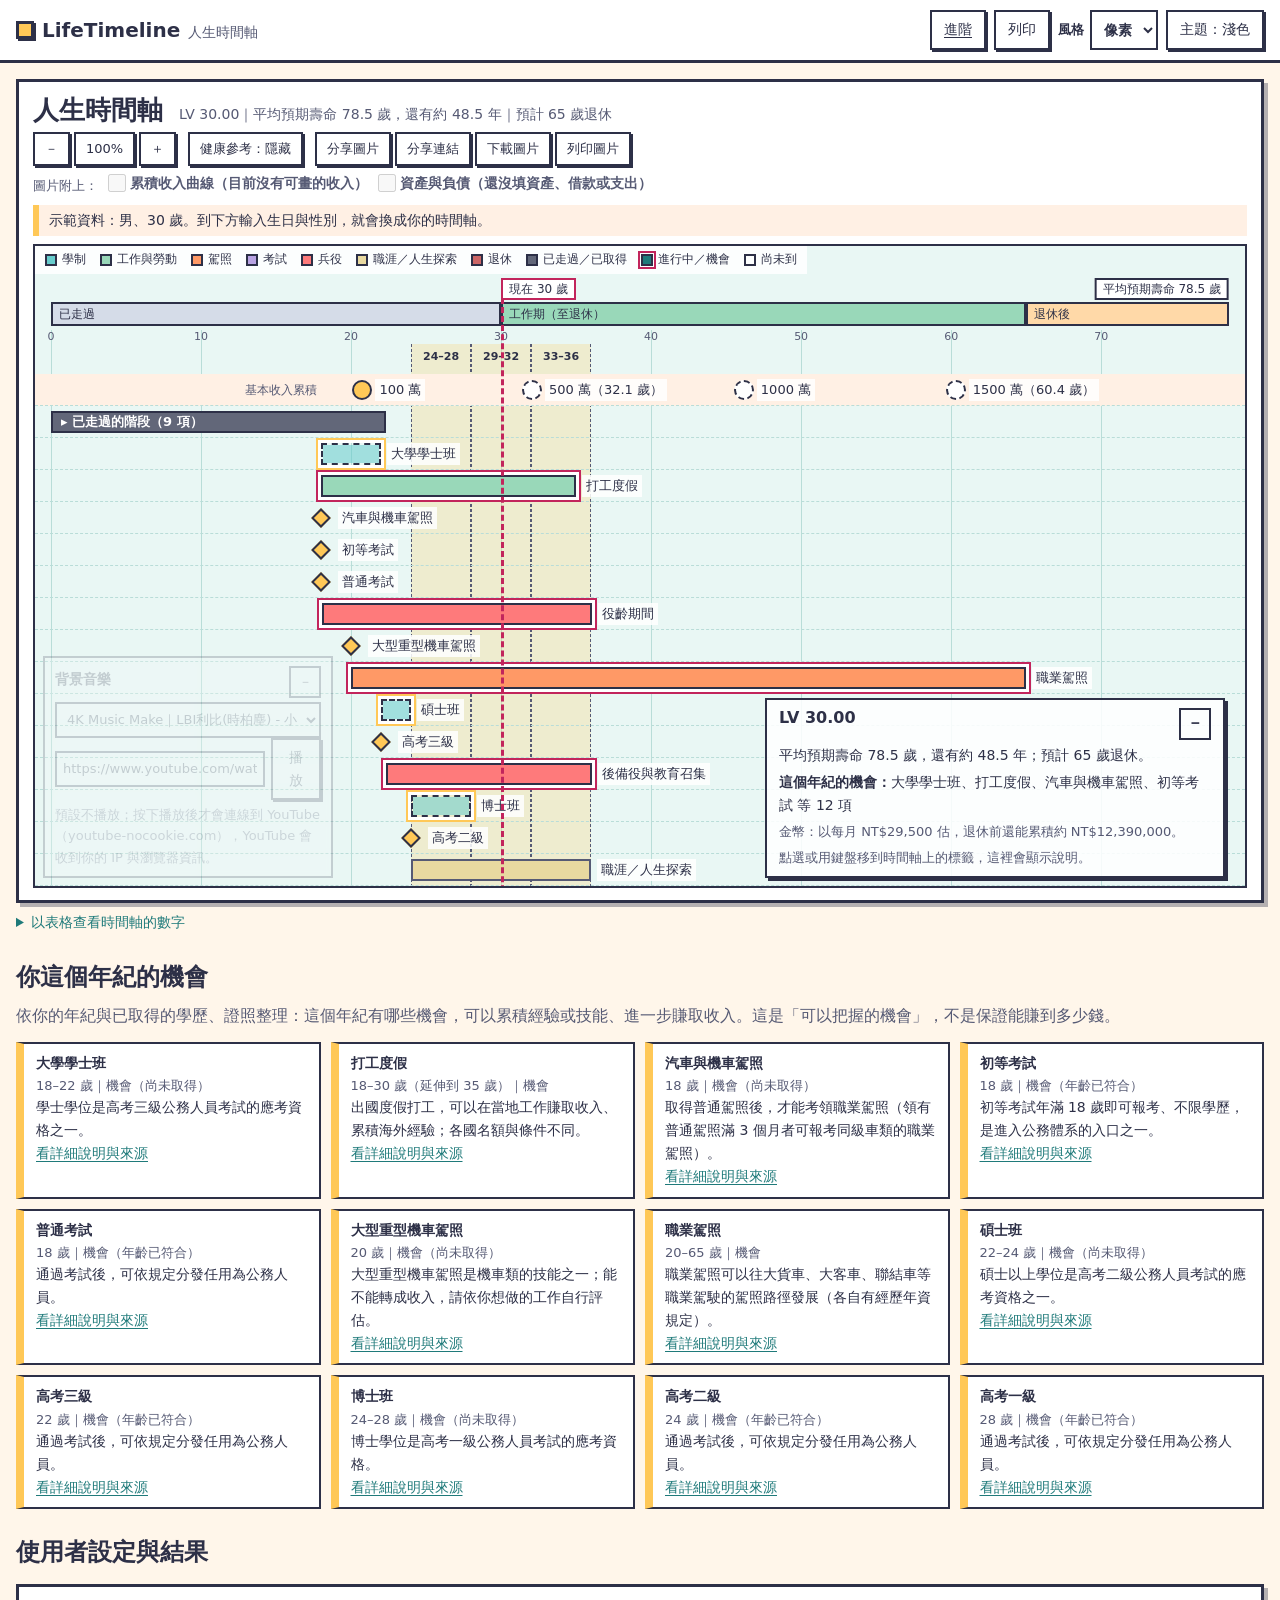
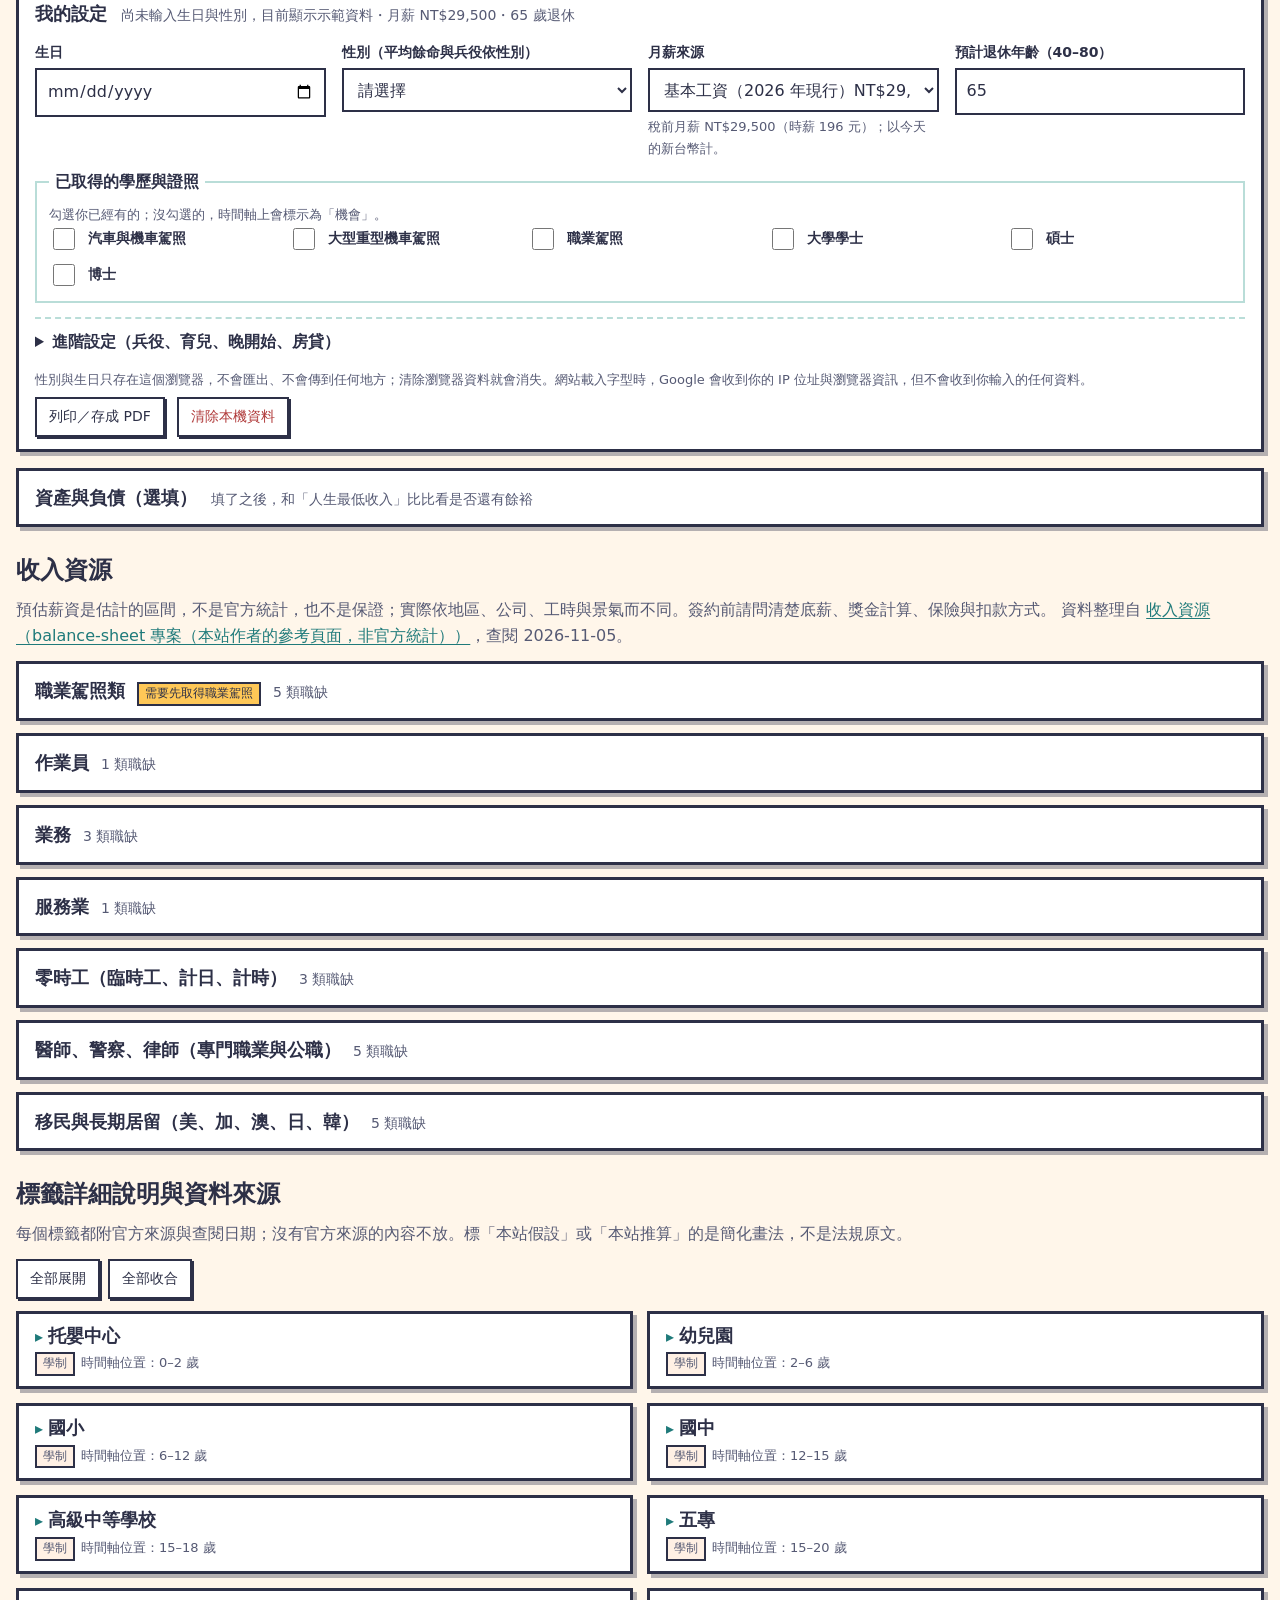
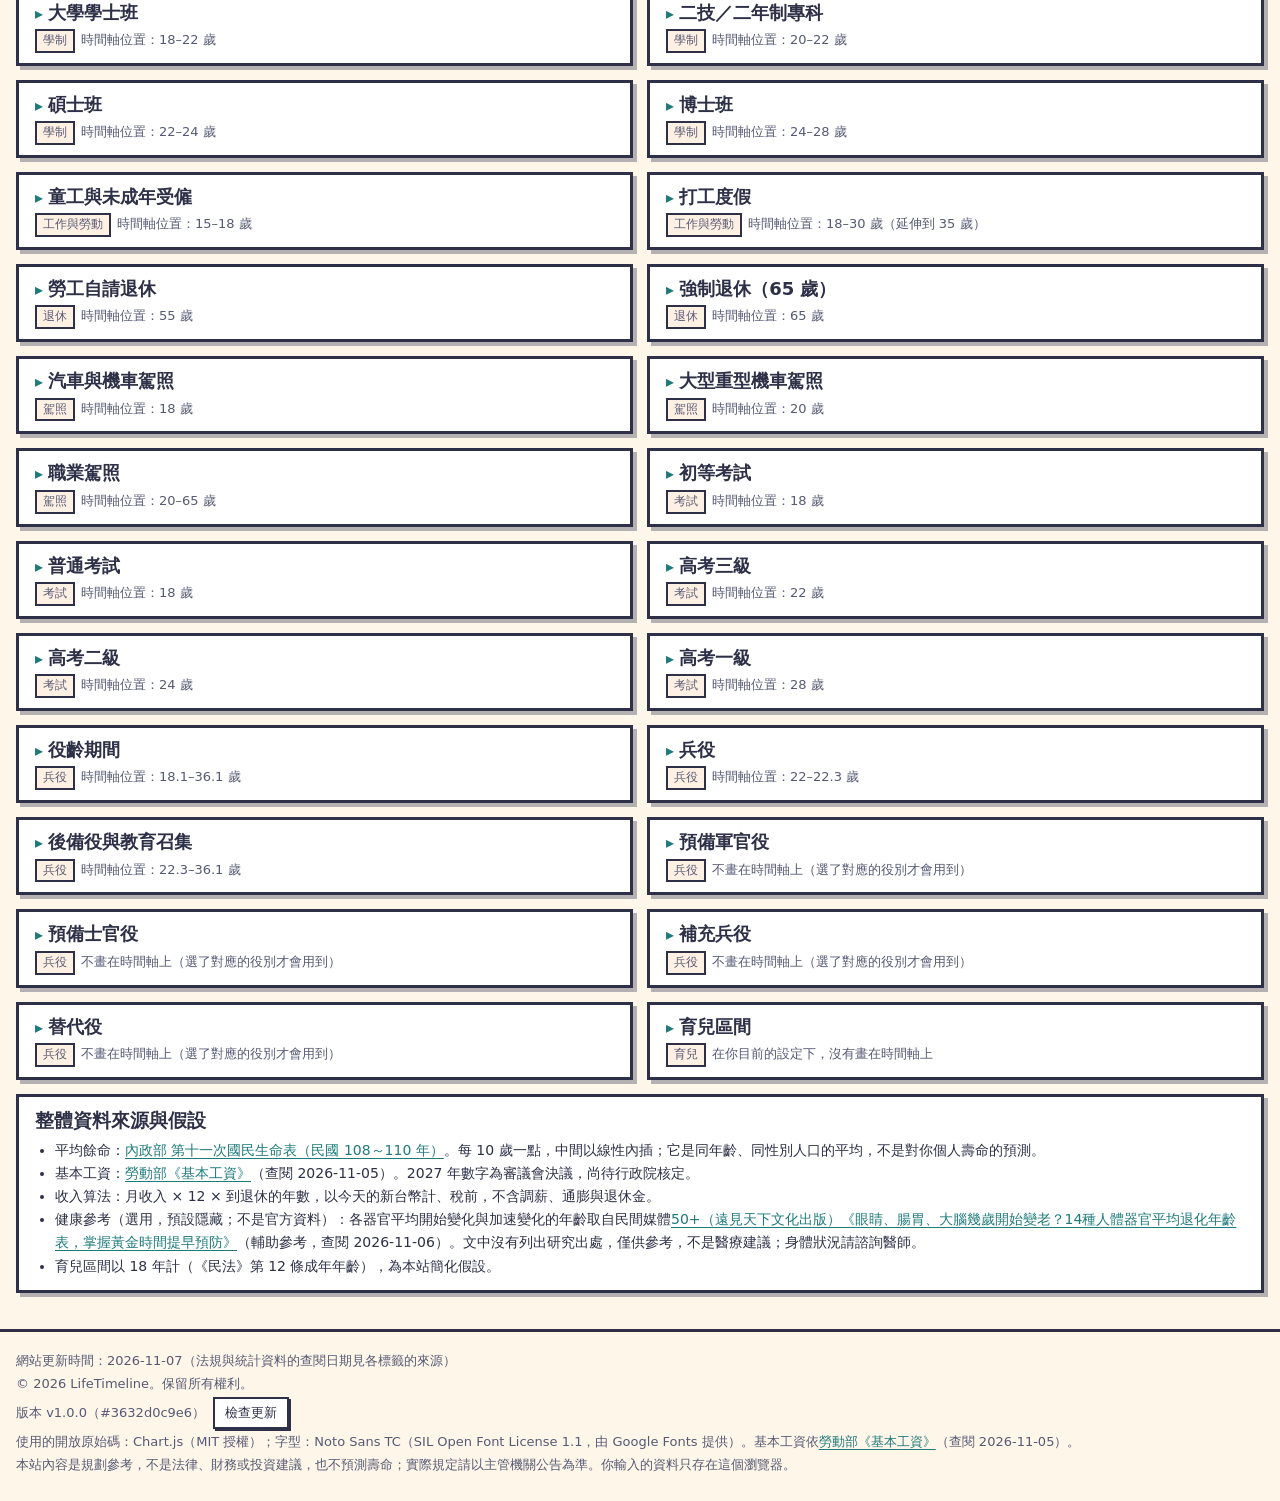
<file: index.html>
<!doctype html>
<html lang="zh-Hant">
<head>
<meta charset="utf-8">
<meta name="viewport" content="width=device-width, initial-scale=1, viewport-fit=cover">
<meta http-equiv="Content-Security-Policy" content="default-src 'self'; script-src 'self'; style-src 'self' https://fonts.googleapis.com; img-src 'self' data:; font-src https://fonts.gstatic.com; media-src 'self'; frame-src https://www.youtube-nocookie.com; connect-src 'self'; worker-src 'self'; object-src 'none'; base-uri 'none'; form-action 'none'">
<meta name="referrer" content="no-referrer">
<meta name="description" content="給台灣人的人生時間軸：輸入生日、性別與月薪，看學制、兵役、駕照、退休規定等人生階段，以及只領基本工資至少能賺多少。資料只存在你的瀏覽器，可離線使用、可列印。">
<meta name="color-scheme" content="light dark">
<meta name="theme-color" content="#f1e9d2" media="(prefers-color-scheme: light)">
<meta name="theme-color" content="#0f1626" media="(prefers-color-scheme: dark)">
<title>LifeTimeline｜人生時間軸與薪資收入</title>
<link rel="canonical" href="https://gcl.refcode.cc/">
<meta property="og:type" content="website">
<meta property="og:locale" content="zh_TW">
<meta property="og:site_name" content="LifeTimeline">
<meta property="og:title" content="LifeTimeline｜人生時間軸與薪資收入">
<meta property="og:description" content="給台灣人的人生時間軸：輸入生日、性別與月薪，看學制、兵役、駕照、退休規定等人生階段，以及只領基本工資至少能賺多少。資料只存在你的瀏覽器，可離線使用、可列印。">
<meta property="og:url" content="https://gcl.refcode.cc/">
<meta property="og:image" content="https://gcl.refcode.cc/icons/og-image.png">
<meta property="og:image:width" content="1200">
<meta property="og:image:height" content="630">
<meta property="og:image:alt" content="霧面玻璃質感的甘特圖：學制、工作、房貸與退休等人生階段的橫條">
<meta name="twitter:card" content="summary_large_image">
<meta name="twitter:title" content="LifeTimeline｜人生時間軸與薪資收入">
<meta name="twitter:description" content="給台灣人的人生時間軸：輸入生日、性別與月薪，看學制、兵役、駕照、退休規定等人生階段，以及只領基本工資至少能賺多少。資料只存在你的瀏覽器，可離線使用、可列印。">
<meta name="twitter:image" content="https://gcl.refcode.cc/icons/og-image.png">
<link rel="icon" href="icons/icon-192.png" type="image/png">
<link rel="apple-touch-icon" href="icons/icon-180.png">
<link rel="manifest" href="manifest.webmanifest">
<link rel="preconnect" href="https://fonts.googleapis.com">
<link rel="preconnect" href="https://fonts.gstatic.com" crossorigin>
<link rel="stylesheet" href="css/style.css">
<script src="js/theme-init.js"></script>
</head>
<body>
<a class="skip" href="#main">跳到主要內容</a>
<header class="top no-print">
  <div class="brand"><span class="brand-mark" id="brand-mark" aria-hidden="true"></span><span class="brand-name">LifeTimeline</span><span class="brand-sub">人生時間軸</span></div>
  <div class="top-actions">
    <a class="btn" href="advanced.html">進階</a>
    <button type="button" id="install-app" class="btn" hidden>安裝 App</button>
    <button type="button" id="print-btn" class="btn">列印</button>
    <label class="skin-pick"><span>風格</span><select id="skin-select" aria-label="選擇風格"></select></label>
    <button type="button" id="theme-toggle" class="btn" aria-label="切換主題">主題：淺色</button>
  </div>
</header>

<div id="update-banner" class="banner no-print" role="status" hidden>
  <span>網站已有新版本。按下「立即更新」即可套用（你的資料不會受影響）。</span>
  <button type="button" id="apply-update" class="btn btn-primary">立即更新</button>
</div>

<main id="main" tabindex="-1">
  <!-- 區塊 1：人生時間軸 -->
  <section id="stage" class="stage" data-panel="timeline" aria-labelledby="stage-title">
    <div class="stage-top">
      <h1 id="stage-title" class="stage-title">人生時間軸</h1>
      <p id="stage-sub" class="stage-sub"></p>
      <div class="tl-tools no-print" role="toolbar" aria-label="時間軸工具">
        <span class="tl-tools-grp" role="group" aria-label="縮放">
          <button type="button" class="btn" id="tl-zoom-out" aria-label="縮小時間軸">－</button>
          <button type="button" class="btn" id="tl-zoom-reset" aria-label="還原縮放">100%</button>
          <button type="button" class="btn" id="tl-zoom-in" aria-label="放大時間軸（放大到 400% 會顯示每個年級）" title="放大到 400% 會顯示每個年級">＋</button>
        </span>
        <span class="tl-tools-grp" role="group" aria-label="健康參考">
          <button type="button" class="btn" id="tl-health" aria-pressed="false" title="顯示各器官平均開始變化與加速變化的年齡（民間媒體整理，非官方）">健康參考：隱藏</button>
        </span>
        <span class="tl-tools-grp" role="group" aria-label="圖片">
          <button type="button" class="btn" id="tl-share">分享圖片</button>
          <button type="button" class="btn" id="tl-share-link">分享連結</button>
          <button type="button" class="btn" id="tl-download">下載圖片</button>
          <button type="button" class="btn" id="tl-print-img">列印圖片</button>
        </span>
        <span class="tl-tools-grp tl-opts" role="group" aria-label="圖片要附上的內容">
          <span class="tl-opts-title">圖片附上：</span>
          <label class="tl-opt"><input type="checkbox" id="tl-opt-curve"><span>累積收入曲線</span></label>
          <label class="tl-opt"><input type="checkbox" id="tl-opt-assets"><span>資產與負債</span></label>
        </span>
      </div>
    </div>
    <p id="demo-note" class="demo-note" hidden>示範資料：男、30 歲。到下方輸入生日與性別，就會換成你的時間軸。</p>
    <div id="landscape-hint" class="hint-bar no-print" role="note" hidden>
      <span>橫向觀看時間軸會更清楚。</span>
      <button type="button" id="landscape-ok" class="btn">知道了</button>
    </div>
    <div class="stage-view">
    <div class="stage-map" id="stage-map" tabindex="0" role="group" aria-label="人生時間軸">
      <div class="tl" id="tl">
        <div class="tl-legend" id="tl-legend"></div>
        <div class="tl-special" id="tl-special"></div>
        <div class="tl-mainbar" id="tl-mainbar"></div>
        <div class="tl-decades" id="tl-decades" aria-hidden="true"></div>
        <div class="tl-lanes" id="tl-lanes"></div>
        <div class="tl-tip" id="tl-tip" role="tooltip" hidden></div>
      </div>
    </div>
    <div class="stage-dock">
      <section class="player no-print" id="player" aria-label="背景音樂"></section>
      <aside class="infocard" id="infocard" aria-label="資訊卡片" aria-live="polite"></aside>
    </div>
    </div>
  </section>
  <details class="tl-table-wrap no-print" id="tl-table-wrap" data-panel="timeline">
    <summary>以表格查看時間軸的數字</summary>
    <div class="table-wrap"><table class="data-table" id="tl-table"></table></div>
  </details>

  <section id="chances" class="block" data-panel="chances" aria-labelledby="chances-title">
    <h2 id="chances-title" class="block-title">你這個年紀的機會</h2>
    <p class="lead" id="chances-lead">依你的年紀與已取得的學歷、證照整理：這個年紀有哪些機會，可以累積經驗或技能、進一步賺取收入。這是「可以把握的機會」，不是保證能賺到多少錢。</p>
    <ul class="chances" id="chances-list"></ul>
  </section>

  <!-- 區塊 2：使用者設定與結果 -->
  <section id="settings" class="block" data-panel="settings" aria-labelledby="settings-title">
    <h2 id="settings-title" class="block-title">使用者設定與結果</h2>
    <details class="card" id="settings-card" open>
      <summary><span class="sum-title">我的設定</span><span class="sum-line" id="settings-summary"></span></summary>
      <form id="settings-form" autocomplete="off" novalidate>
        <div class="grid-form">
          <div class="field">
            <label for="f-birth">生日</label>
            <input type="date" id="f-birth" min="1900-01-01" aria-describedby="err-birth">
            <p class="err" id="err-birth" role="alert" hidden></p>
          </div>
          <div class="field">
            <label for="f-sex">性別（平均餘命與兵役依性別）</label>
            <select id="f-sex" aria-describedby="err-sex">
              <option value="">請選擇</option>
              <option value="male">男</option>
              <option value="female">女</option>
            </select>
            <p class="err" id="err-sex" role="alert" hidden></p>
          </div>
          <div class="field">
            <label for="f-wage">月薪來源</label>
            <select id="f-wage" aria-describedby="wage-note">
              <option value="current">基本工資（2026 年現行）NT$29,500</option>
              <option value="proposed">基本工資（2027 年審議會決議，尚待行政院核定）NT$30,900</option>
              <option value="custom">自訂</option>
            </select>
            <p class="hint" id="wage-note">稅前月薪，以今天的新台幣計。</p>
          </div>
          <div class="field">
            <label for="f-monthly">自訂月薪（NT$，稅前）</label>
            <input type="number" id="f-monthly" inputmode="numeric" min="0" step="1" aria-describedby="err-monthly">
            <p class="err" id="err-monthly" role="alert" hidden></p>
          </div>
          <div class="field">
            <label for="f-retire">預計退休年齡（40–80）</label>
            <input type="number" id="f-retire" inputmode="numeric" min="40" max="80" step="1" aria-describedby="err-retire">
            <p class="err" id="err-retire" role="alert" hidden></p>
          </div>
        </div>

        <fieldset class="group" id="grp-have">
          <legend>已取得的學歷與證照</legend>
          <p class="hint">勾選你已經有的；沒勾選的，時間軸上會標示為「機會」。</p>
          <div class="have-group"><div class="field field-check"><input type="checkbox" id="f-have-license-basic"><label for="f-have-license-basic">汽車與機車駕照</label></div><div class="field field-check"><input type="checkbox" id="f-have-license-heavy"><label for="f-have-license-heavy">大型重型機車駕照</label></div><div class="field field-check"><input type="checkbox" id="f-have-license-pro"><label for="f-have-license-pro">職業駕照</label></div><div class="field field-check"><input type="checkbox" id="f-have-university"><label for="f-have-university">大學學士</label></div><div class="field field-check"><input type="checkbox" id="f-have-master"><label for="f-have-master">碩士</label></div><div class="field field-check"><input type="checkbox" id="f-have-phd"><label for="f-have-phd">博士</label></div></div>
        </fieldset>

        <details class="adv" id="adv">
          <summary>進階設定（兵役、育兒、晚開始、房貸）</summary>
          <fieldset class="group" id="grp-service" hidden>
            <legend>兵役（男性）</legend>
            <div class="grid-form">
              <div class="field">
                <label for="f-service">兵役顯示</label>
                <select id="f-service">
                  <option value="auto">依出生年次預估</option>
                  <option value="done">已服完或已免役（只標示完成）</option>
                  <option value="hide">不顯示</option>
                </select>
              </div>
              <div class="field" id="fld-service-type">
                <label for="f-service-type">役別</label>
                <select id="f-service-type">
                  <option value="regular">常備兵役（依出生年次）</option>
                  <option value="officer">預備軍官役</option>
                  <option value="nco">預備士官役</option>
                  <option value="supp">補充兵役</option>
                  <option value="alt">替代役</option>
                </select>
              </div>
              <div class="field" id="fld-service-age">
                <label for="f-service-age">預計入營年齡（18–36 歲）</label>
                <input type="number" id="f-service-age" inputmode="numeric" min="18" max="36" step="1" aria-describedby="err-service-age service-hint">
                <p class="err" id="err-service-age" role="alert" hidden></p>
              </div>
            </div>
            <p class="hint" id="service-hint">高級中等以上學校的在校學生可緩徵（《兵役法》第 35 條）；實際入營時間因人而異，這裡只是畫圖用的預估，不是徵集通知。</p>
            <p class="hint" id="service-school-note" hidden>這段時間通常在就學，可能適用緩徵。</p>
          </fieldset>
          <fieldset class="group">
            <legend>育兒</legend>
            <div class="grid-form">
              <div class="field field-check">
                <input type="checkbox" id="f-kid">
                <label for="f-kid">有小孩（或打算生育）</label>
              </div>
              <div class="field">
                <label for="f-kid-age">幾歲生育（15–60）</label>
                <input type="number" id="f-kid-age" inputmode="numeric" min="15" max="60" step="1" aria-describedby="err-kid-age">
                <p class="err" id="err-kid-age" role="alert" hidden></p>
              </div>
            </div>
          </fieldset>
          <fieldset class="group" id="grp-mortgage">
            <legend>房貸</legend>
            <div class="grid-form">
              <div class="field"><label for="f-mg-amount">房貸金額（NT$，留空代表沒有）</label><input type="number" id="f-mg-amount" inputmode="numeric" min="0" step="1" aria-describedby="err-mortgage"></div>
              <div class="field"><label for="f-mg-rate">年利率（%）</label><input type="number" id="f-mg-rate" inputmode="decimal" min="0" step="0.01" aria-describedby="err-mortgage"></div>
              <div class="field"><label for="f-mg-years">年限（年）</label><input type="number" id="f-mg-years" inputmode="numeric" min="1" max="50" step="1" aria-describedby="err-mortgage"></div>
              <div class="field"><label for="f-mg-start">幾歲開始還款（留空代表現在）</label><input type="number" id="f-mg-start" inputmode="numeric" min="15" max="90" step="1" aria-describedby="err-mortgage"></div>
            </div>
            <p class="err" id="err-mortgage" role="alert" hidden></p>
            <p class="hint" id="mortgage-result">會在時間軸上畫出房貸的年限，並把剩餘的本金與預估利息算進下方「資產與負債」的借款（本息平均攤還）。</p>
          </fieldset>
          <fieldset class="group">
            <legend>晚開始</legend>
            <div class="grid-form">
              <div class="field">
                <label for="f-start">從幾歲開始領這份薪水（10–80，留空代表從現在開始）</label>
                <input type="number" id="f-start" inputmode="numeric" min="10" max="80" step="1" aria-describedby="err-start">
                <p class="err" id="err-start" role="alert" hidden></p>
              </div>
            </div>
          </fieldset>
        </details>

        <p class="privacy" id="privacy-note">性別與生日只存在這個瀏覽器，不會匯出、不會傳到任何地方；清除瀏覽器資料就會消失。網站載入字型時，Google 會收到你的 IP 位址與瀏覽器資訊，但不會收到你輸入的任何資料。</p>
        <div class="actions no-print">
          <button type="button" class="btn" id="print-btn-2">列印／存成 PDF</button>
          <button type="button" class="btn btn-danger" id="clear-data">清除本機資料</button>
          <span class="hint" id="clear-status" role="status"></span>
        </div>
        <div class="ios-install no-print" id="ios-install" hidden>
          <strong>在 iPhone／iPad 加入主畫面：</strong>
          <ol><li>用 Safari 開啟這個網站。</li><li>按下分享按鈕。</li><li>選「加入主畫面」。</li></ol>
        </div>
      </form>
    </details>

    <details class="card" id="asset-card">
      <summary><span class="sum-title">資產與負債（選填）</span><span class="sum-line">填了之後，和「人生最低收入」比比看是否還有餘裕</span></summary>
      <div class="grid-form">
        <div class="field"><label for="f-asset-cash">存款與現金（NT$）</label><input type="number" id="f-asset-cash" inputmode="numeric" min="0" step="1" aria-describedby="err-asset-cash"><p class="err" id="err-asset-cash" role="alert" hidden></p></div>
        <div class="field"><label for="f-asset-invest">投資（股票、基金等現值，NT$）</label><input type="number" id="f-asset-invest" inputmode="numeric" min="0" step="1" aria-describedby="err-asset-invest"><p class="err" id="err-asset-invest" role="alert" hidden></p></div>
        <div class="field"><label for="f-asset-other">其他資產（NT$）</label><input type="number" id="f-asset-other" inputmode="numeric" min="0" step="1" aria-describedby="err-asset-other"><p class="err" id="err-asset-other" role="alert" hidden></p></div>
        <div class="field"><label for="f-debt">尚未償還的借款本金（NT$）</label><input type="number" id="f-debt" inputmode="numeric" min="0" step="1" aria-describedby="err-debt"><p class="err" id="err-debt" role="alert" hidden></p></div>
        <div class="field"><label for="f-debt-interest">預估還要付的利息總額（NT$）</label><input type="number" id="f-debt-interest" inputmode="numeric" min="0" step="1" aria-describedby="err-debt-interest"><p class="err" id="err-debt-interest" role="alert" hidden></p></div>
        <div class="field"><label for="f-expense">目前每月固定生活支出（NT$）</label><input type="number" id="f-expense" inputmode="numeric" min="0" step="1" aria-describedby="err-expense"><p class="err" id="err-expense" role="alert" hidden></p></div>
      </div>
      <fieldset class="group" id="grp-loans">
        <legend>新增貸款（選填，可新增多筆）</legend>
        <p class="hint">填借款本金、期數（月）、年利率（%），以本息平均攤還計算，並加進下方「尚未償還的借款」（本金＋預估利息）。</p>
        <div id="loan-list"></div>
        <button type="button" class="btn" id="loan-add">＋ 新增一筆貸款</button>
      </fieldset>
      <div class="field field-check"><input type="checkbox" id="f-use-adv"><label for="f-use-adv">代入「進階」匯入的資料（生活支出月平均、銀行信貸／循環額度／保單借款、股票質押與持股現值，會取代上面手填的借款、支出與投資）</label></div>
      <p class="hint" id="adv-hint"></p>
      <p class="hint">資產與借款只存在這個瀏覽器，不會傳出去。利息請自己估（例如依還款表加總），本站不假設利率。</p>
    </details>

    <div id="results" hidden>
      <h3 class="sub-title">時間</h3>
      <dl class="kpi" id="kpi-time"></dl>
      <h3 class="sub-title">收入</h3>
      <dl class="kpi" id="kpi-money"></dl>
      <p class="note" id="kpi-zero" hidden>月收入是 0，請選擇基本工資或填入自訂金額。</p>
      <figure class="curve" id="curve-fig">
        <figcaption id="curve-cap">累積收入曲線（資料點細到每個月，滑過或點選會顯示「幾歲幾個月」；月收入固定、不含調薪與通膨；有填每月生活支出時，多一條扣除消費後的虛線；在「進階」匯入資料後，再多一條：扣除生活支出與每月還款（本金＋利息））</figcaption>
        <div class="curve-box" id="curve-box"><canvas id="curve" role="img" aria-label="累積收入曲線"></canvas></div>
        <p class="note" id="curve-empty" hidden>累積收入曲線：目前沒有可畫的收入（月收入為 0 或已過退休年齡）。</p>
        <details class="curve-table" id="curve-table-wrap">
          <summary>以表格查看累積收入的數字</summary>
          <div class="table-wrap"><table class="data-table" id="curve-table"></table></div>
        </details>
      </figure>
      <div id="kpi-base-wrap" hidden>
        <h3 class="sub-title">比較表：18 歲開始工作 vs 從現在開始</h3>
        <div class="table-wrap"><table class="data-table cmp" id="cmp-table"></table></div>
        <p class="note" id="cmp-note"></p>
      </div>
      <div id="kpi-late-wrap" hidden>
        <h3 class="sub-title">晚開始</h3>
        <dl class="kpi" id="kpi-late"></dl>
      </div>
      <div id="asset-wrap" hidden>
        <h3 class="sub-title">代入資產與負債：還有餘裕嗎？</h3>
        <p class="verdict" id="asset-verdict" role="status"></p>
        <div class="level" id="asset-level"></div>
        <dl class="kpi" id="asset-kpi"></dl>
        <figure class="water-fig">
          <figcaption>資源增減圖（人生最低收入 → 餘裕）</figcaption>
          <div class="water" id="water"></div>
        </figure>
        <details class="curve-table"><summary>以表格查看數字</summary><div class="table-wrap"><table class="data-table" id="asset-table"></table></div></details>
        <p class="note" id="asset-note"></p>
      </div>
      <p class="note" id="kpi-method">算法：月收入 × 12 × 從現在到退休的年數（退休年齡或平均預期壽命取較早者），以今天的新台幣計、稅前。不含調薪、通膨、折現、勞保年金與退休金，也不含失業或中斷工作；這是「只靠基本工資」的保守下限，不是實際會賺的金額，也不是預測壽命。</p>
    </div>
  </section>

  <section id="income" class="block" data-panel="chances" aria-labelledby="income-title">
    <h2 id="income-title" class="block-title">收入資源</h2>
    <p class="lead" id="income-lead"></p>
    <div id="income-list"></div>
  </section>

  <!-- 區塊 3：標籤詳細說明與資料來源 -->
  <section id="details" class="block" data-panel="details" aria-labelledby="details-title">
    <h2 id="details-title" class="block-title">標籤詳細說明與資料來源</h2>
    <p class="lead" id="details-lead">每個標籤都附官方來源與查閱日期；沒有官方來源的內容不放。標「本站假設」或「本站推算」的是簡化畫法，不是法規原文。</p>
    <div class="details-tools no-print"><button type="button" class="btn" id="details-expand">全部展開</button><button type="button" class="btn" id="details-collapse">全部收合</button></div>
    <div class="cards" id="details-list"></div>
    <article class="card general" id="general-sources">
      <h3>整體資料來源與假設</h3>
      <ul id="general-list"></ul>
    </article>
  </section>
</main>

<!-- 區塊 4：頁尾 -->
<footer class="footer" id="footer" data-panel="details">
  <p id="f-updated"></p>
  <p id="f-copy"></p>
  <p id="f-version"></p>
  <p id="f-oss"></p>
  <p id="f-disclaimer"></p>
</footer>

<!-- 手機直向的底部導覽列：切換分頁（桌面與橫向不顯示，列印時全部印出） -->
<nav class="bottomnav no-print" id="bottomnav" aria-label="頁面分頁">
  <button type="button" data-tab="timeline" aria-current="page"><span class="ic" aria-hidden="true">🗺</span>時間軸</button>
  <button type="button" data-tab="settings"><span class="ic" aria-hidden="true">⚙</span>設定</button>
  <button type="button" data-tab="chances"><span class="ic" aria-hidden="true">★</span>機會</button>
  <button type="button" data-tab="details"><span class="ic" aria-hidden="true">📖</span>說明</button>
</nav>

<div id="toasts" class="toasts no-print" role="status" aria-live="polite"></div>
<noscript><p class="noscript">此網站需要啟用 JavaScript。資料只存在你的瀏覽器中，不會上傳。</p></noscript>
<div class="print-sheet" id="print-sheet" aria-hidden="true"><img id="print-img" alt="人生時間軸圖片" width="1000"></div>
<script type="module" src="js/app.js"></script>
</body>
</html>
</file>
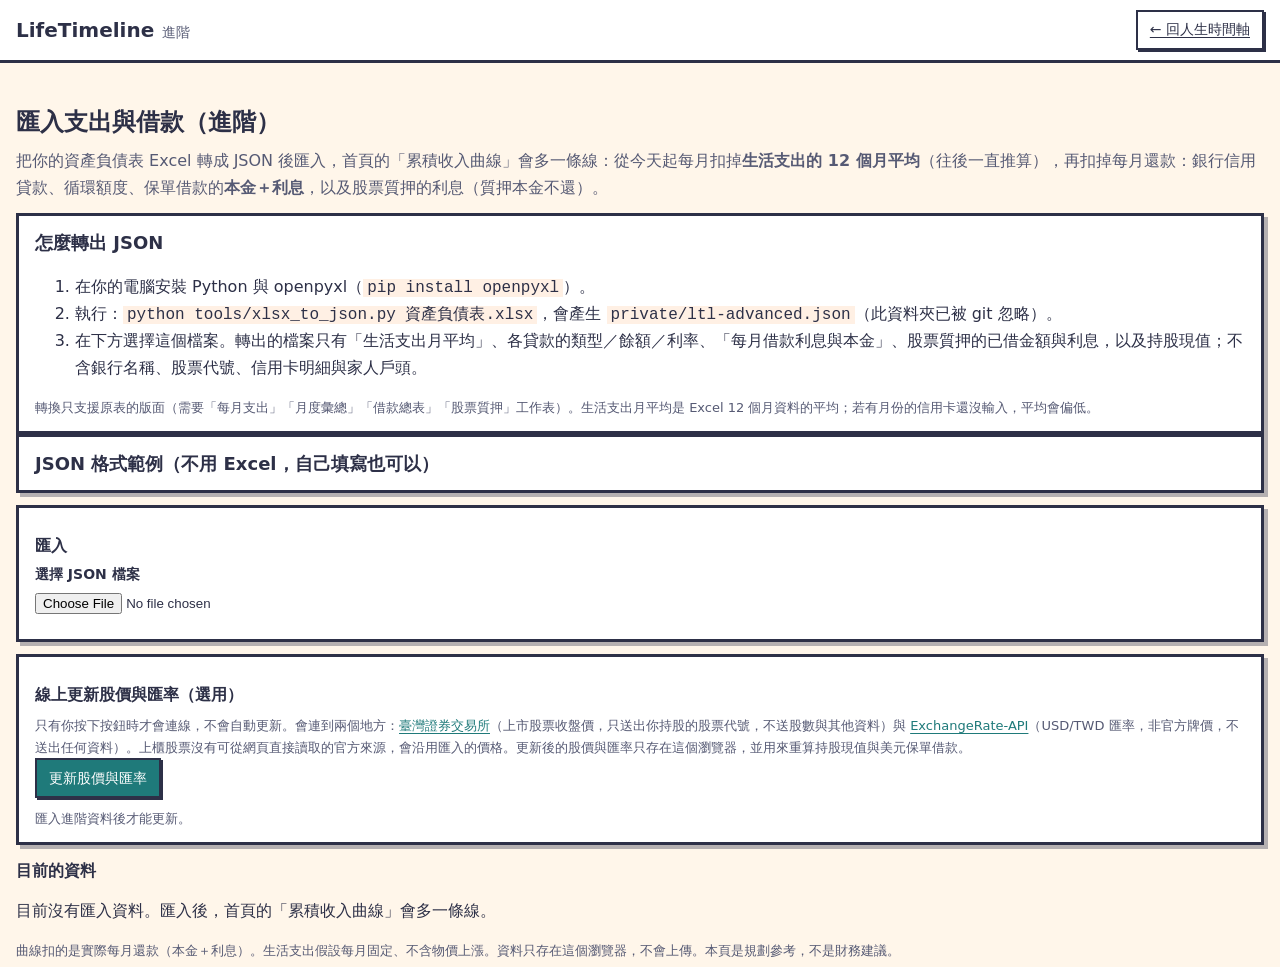
<file: advanced.html>
<!doctype html>
<html lang="zh-Hant">
<head>
<meta charset="utf-8">
<meta name="viewport" content="width=device-width, initial-scale=1, viewport-fit=cover">
<meta http-equiv="Content-Security-Policy" content="default-src 'self'; script-src 'self'; style-src 'self' https://fonts.googleapis.com; img-src 'self' data:; font-src https://fonts.gstatic.com; media-src 'self'; connect-src 'self' https://www.twse.com.tw https://open.er-api.com; worker-src 'self'; object-src 'none'; base-uri 'none'; form-action 'none'">
<meta name="referrer" content="no-referrer">
<meta name="description" content="進階功能：匯入由 Excel 轉出的 JSON，讓累積收入曲線扣除生活支出月平均與借款利息。資料只存在你的瀏覽器。">
<meta name="color-scheme" content="light dark">
<meta name="theme-color" content="#f1e9d2" media="(prefers-color-scheme: light)">
<meta name="theme-color" content="#0f1626" media="(prefers-color-scheme: dark)">
<title>進階｜匯入支出與借款</title>
<link rel="canonical" href="https://gcl.refcode.cc/advanced.html">
<meta property="og:type" content="website">
<meta property="og:locale" content="zh_TW">
<meta property="og:site_name" content="LifeTimeline">
<meta property="og:title" content="進階｜匯入支出與借款">
<meta property="og:description" content="進階功能：匯入由 Excel 轉出的 JSON，讓累積收入曲線扣除生活支出月平均與借款利息。資料只存在你的瀏覽器。">
<meta property="og:url" content="https://gcl.refcode.cc/advanced.html">
<meta property="og:image" content="https://gcl.refcode.cc/icons/og-image.png">
<meta property="og:image:width" content="1200">
<meta property="og:image:height" content="630">
<meta property="og:image:alt" content="霧面玻璃質感的甘特圖：學制、工作、房貸與退休等人生階段的橫條">
<meta name="twitter:card" content="summary_large_image">
<meta name="twitter:title" content="進階｜匯入支出與借款">
<meta name="twitter:description" content="進階功能：匯入由 Excel 轉出的 JSON，讓累積收入曲線扣除生活支出月平均與借款利息。資料只存在你的瀏覽器。">
<meta name="twitter:image" content="https://gcl.refcode.cc/icons/og-image.png">
<link rel="icon" href="icons/icon-192.png" type="image/png">
<link rel="manifest" href="manifest.webmanifest">
<link rel="stylesheet" href="css/style.css">
<script src="js/theme-init.js"></script>
</head>
<body>
<a class="skip" href="#main">跳到主要內容</a>
<header class="top">
  <div class="brand"><span class="brand-name">LifeTimeline</span><span class="brand-sub">進階</span></div>
  <div class="top-actions"><a class="btn" href="index.html">← 回人生時間軸</a></div>
</header>
<main id="main" tabindex="-1">
  <section class="block" aria-labelledby="adv-title">
    <h1 id="adv-title" class="block-title">匯入支出與借款（進階）</h1>
    <p class="lead">把你的資產負債表 Excel 轉成 JSON 後匯入，首頁的「累積收入曲線」會多一條線：從今天起每月扣掉<strong>生活支出的 12 個月平均</strong>（往後一直推算），再扣掉每月還款：銀行信用貸款、循環額度、保單借款的<strong>本金＋利息</strong>，以及股票質押的利息（質押本金不還）。</p>
    <details class="card" open>
      <summary><span class="sum-title">怎麼轉出 JSON</span></summary>
      <ol>
        <li>在你的電腦安裝 Python 與 openpyxl（<code>pip install openpyxl</code>）。</li>
        <li>執行：<code>python tools/xlsx_to_json.py 資產負債表.xlsx</code>，會產生 <code>private/ltl-advanced.json</code>（此資料夾已被 git 忽略）。</li>
        <li>在下方選擇這個檔案。轉出的檔案只有「生活支出月平均」、各貸款的類型／餘額／利率、「每月借款利息與本金」、股票質押的已借金額與利息，以及持股現值；不含銀行名稱、股票代號、信用卡明細與家人戶頭。</li>
      </ol>
      <p class="note">轉換只支援原表的版面（需要「每月支出」「月度彙總」「借款總表」「股票質押」工作表）。生活支出月平均是 Excel 12 個月資料的平均；若有月份的信用卡還沒輸入，平均會偏低。</p>
    </details>
    <details class="card" id="adv-format">
      <summary><span class="sum-title">JSON 格式範例（不用 Excel，自己填寫也可以）</span></summary>
      <p>下面是一份虛構的範例，月份從下個月起排 36 個月。你可以複製或下載後改成自己的數字，再用下方「匯入」選擇檔案。也可以把目前匯入的資料匯出，備份或換瀏覽器時再匯入。</p>
      <div class="top-actions">
        <button type="button" class="btn" id="adv-ex-copy">複製範例</button>
        <button type="button" class="btn" id="adv-ex-download">下載範例 JSON</button>
        <button type="button" class="btn" id="adv-export" disabled>匯出目前的資料</button>
      </div>
      <p id="adv-ex-status" class="note" role="status"></p>
      <pre class="code-block" tabindex="0" aria-label="JSON 範例"><code id="adv-example"></code></pre>
      <div class="table-wrap"><table class="data-table">
        <caption>欄位說明（金額一律是新台幣整數；利率用小數）</caption>
        <thead><tr><th scope="col">欄位</th><th scope="col">型別</th><th scope="col">必填</th><th scope="col">說明</th></tr></thead>
        <tbody>
            <tr><th scope="row"><code>version</code></th><td>數字</td><td>必填</td><td>格式版本，填 2（1 也能匯入，會當作沒有借款餘額、股票等欄位）。</td></tr>
            <tr><th scope="row"><code>exportedAt</code></th><td>文字</td><td>選填</td><td>資料日期，例如 2026-11-06，只用來顯示。</td></tr>
            <tr><th scope="row"><code>livingMonthlyAvg</code></th><td>數字</td><td>必填</td><td>生活支出的「12 個月月平均」（NT$）。曲線與餘裕會從今天起每月扣這筆。</td></tr>
            <tr><th scope="row"><code>months</code></th><td>陣列</td><td>必填</td><td>每個月的借款還款，最多 600 筆，月份不可重複。沒列到的月份視為 0。</td></tr>
            <tr><th scope="row"><code>months[].ym</code></th><td>文字</td><td>必填</td><td>月份，格式 YYYY-MM，例如 2026-12。</td></tr>
            <tr><th scope="row"><code>months[].interest</code></th><td>數字</td><td>必填</td><td>當月各貸款利息合計（NT$，不含股票質押利息）。</td></tr>
            <tr><th scope="row"><code>months[].principal</code></th><td>數字</td><td>必填</td><td>當月各貸款本金合計（NT$）。每月還款＝利息＋本金。</td></tr>
            <tr><th scope="row"><code>months[].parts</code></th><td>物件</td><td>選填</td><td>依類型拆開：credit（銀行信用貸款）、revolving（銀行循環額度）、policy（保單借款），各有 interest、principal。用於逐月明細。</td></tr>
            <tr><th scope="row"><code>loans</code></th><td>陣列</td><td>選填</td><td>目前的各筆貸款：type（credit／revolving／policy）、balance（目前餘額 NT$）、rate（年利率，0.035 代表 3.5%）；美元保單借款可加 usd（美元本金）。不要放銀行名稱。</td></tr>
            <tr><th scope="row"><code>pledge</code></th><td>物件</td><td>選填</td><td>股票質押：borrowed（已借金額）、rate（年利率）、monthlyInterest（每月利息）、stockValue（質押標的現值），金額單位 NT$。假設本金不還、持續展延。</td></tr>
            <tr><th scope="row"><code>holdings</code></th><td>陣列</td><td>選填</td><td>持股：code（股票代號）、market（TWSE 上市或 TPEX 上櫃）、shares（股數）、price（股價）、pledged（是否質押，true／false）。用於「線上更新股價」。</td></tr>
            <tr><th scope="row"><code>fx</code></th><td>數字</td><td>選填</td><td>USD/TWD 匯率，用於美元借款換算。</td></tr>
            <tr><th scope="row"><code>stockValueFree</code></th><td>數字</td><td>選填</td><td>未質押持股現值（NT$），算進資產的投資。</td></tr>
        </tbody>
      </table></div>
      <p class="note">匯入時會檢查格式，錯誤會說明哪裡不對；檔案超過 500 KB 會被拒絕。匯出的檔案含你的財務數字，請自行保管，不要上傳到公開的地方。</p>
    </details>
    <div class="card" id="adv-import">
      <h2 class="sub-title">匯入</h2>
      <div class="field"><label for="adv-file">選擇 JSON 檔案</label><input type="file" id="adv-file" accept="application/json,.json"></div>
      <p id="adv-status" class="note" role="status"></p>
      <button type="button" id="adv-clear" class="btn" hidden>清除已匯入的資料</button>
    </div>
    <div class="card" id="adv-market">
      <h2 class="sub-title">線上更新股價與匯率（選用）</h2>
      <p class="note">只有你按下按鈕時才會連線，不會自動更新。會連到兩個地方：<a href="https://www.twse.com.tw/" target="_blank" rel="noopener noreferrer">臺灣證券交易所</a>（上市股票收盤價，只送出你持股的股票代號，不送股數與其他資料）與 <a href="https://www.exchangerate-api.com" target="_blank" rel="noopener noreferrer">ExchangeRate-API</a>（USD/TWD 匯率，非官方牌價，不送出任何資料）。上櫃股票沒有可從網頁直接讀取的官方來源，會沿用匯入的價格。更新後的股價與匯率只存在這個瀏覽器，並用來重算持股現值與美元保單借款。</p>
      <div class="top-actions"><button type="button" id="adv-update" class="btn btn-primary">更新股價與匯率</button><button type="button" id="adv-market-clear" class="btn" hidden>清除線上更新</button></div>
      <p id="adv-market-status" class="note" role="status"></p>
      <div id="adv-market-table"></div>
    </div>
    <h2 class="sub-title">目前的資料</h2>
    <div id="adv-summary"></div>
    <p class="note">曲線扣的是實際每月還款（本金＋利息）。生活支出假設每月固定、不含物價上漲。資料只存在這個瀏覽器，不會上傳。本頁是規劃參考，不是財務建議。</p>
  </section>
</main>
<script type="module" src="js/advanced.js"></script>
</body>
</html>
</file>
<file: css/style.css>
/* LifeTimeline：像素／RPG 地圖風格。色彩一律用 token；深色定義兩次（自動＋手動）。無行內樣式（CSP）。 */
:root {
  color-scheme: light;
  --bg: #fff6ea;
  --bg2: #e9f7f4;
  --surface: #ffffff;
  --surface2: #fff0e4;
  --ink: #2d3047;
  --muted: #565a74;
  --line: #2d3047;
  --grid: #b9ddd8;
  --accent: #1f7a7a;
  --accent-ink: #ffffff;
  --gold: #8a4b00;
  --coin: #ffc857;
  --band: rgba(255, 200, 87, 0.24);
  --danger: #b03a3a;
  --focus: #c2255c;
  --k-stage: #66cccc;
  --k-work: #99d8b9;
  --k-license: #ff9966;
  --k-exam: #b9a3e3;
  --k-retire: #cc6666;
  --k-service: #fe7a7b;
  --k-risk: #f7a8c8;
  --k-kids: #ffd166;
  --k-money: #8ecae6; --k-health: #c9e265; --k-explore: #e8d9a0;
  --curve-main: #2d5aa8;
  --curve-base: #1c7c4f;
  --curve-net: #b03a48;
  --curve-pay: #a35200;
  --past: #626779;
  --past-ink: #ffffff;
  --seg-walked: #d5dce8;
  --seg-work: #99d8b9;
  --seg-retired: #ffd9a8;
  --seg-ink: #2d3047;
  --shadow: 4px 4px 0 rgba(45, 48, 71, 0.35);
  --glass: rgba(255, 255, 255, 0.86);
  --font-ui: "Noto Sans TC", "Microsoft JhengHei", "PingFang TC", system-ui, -apple-system, "Segoe UI", sans-serif;
  --font-pixel: var(--font-ui);
}
@media (prefers-color-scheme: dark) {
  :root:not([data-theme="light"]) {
    color-scheme: dark;
    --bg: #1a1e33;
    --bg2: #232842;
    --surface: #2a2f4a;
    --surface2: #343a5a;
    --ink: #f4f1fa;
    --muted: #bcc2da;
    --line: #9aa3d0;
    --grid: #3d4466;
    --accent: #7fe0e0;
    --accent-ink: #1a1e33;
    --gold: #ffc857;
    --coin: #ffc857;
    --band: rgba(255, 200, 87, 0.16);
    --danger: #ff9a9a;
    --focus: #ffd166;
    --k-stage: #66cccc;
    --k-work: #99d8b9;
    --k-license: #ff9966;
    --k-exam: #b9a3e3;
    --k-retire: #cc6666;
    --k-service: #fe7a7b;
    --k-risk: #f7a8c8;
    --k-kids: #ffd166;
    --k-money: #8ecae6; --k-health: #c9e265; --k-explore: #b3a05a;
    --curve-main: #8db9ff;
    --curve-base: #99d8b9;
    --curve-net: #ff9ca6;
    --curve-pay: #ffb27a;
    --past: #8e96b8;
    --past-ink: #1a1e33;
    --seg-walked: #404869;
    --seg-work: #2f6f5b;
    --seg-retired: #7d5a3c;
    --seg-ink: #f4f1fa;
    --shadow: 4px 4px 0 rgba(0, 0, 0, 0.5);
    --glass: rgba(42, 47, 74, 0.86);
  }
}
:root[data-theme="dark"] {
  color-scheme: dark;
  --bg: #1a1e33;
  --bg2: #232842;
  --surface: #2a2f4a;
  --surface2: #343a5a;
  --ink: #f4f1fa;
  --muted: #bcc2da;
  --line: #9aa3d0;
  --grid: #3d4466;
  --accent: #7fe0e0;
  --accent-ink: #1a1e33;
  --gold: #ffc857;
  --coin: #ffc857;
  --band: rgba(255, 200, 87, 0.16);
  --danger: #ff9a9a;
  --focus: #ffd166;
  --k-stage: #66cccc;
  --k-work: #99d8b9;
  --k-license: #ff9966;
  --k-exam: #b9a3e3;
  --k-retire: #cc6666;
  --k-service: #fe7a7b;
  --k-risk: #f7a8c8;
  --k-kids: #ffd166;
  --k-money: #8ecae6; --k-health: #c9e265; --k-explore: #b3a05a;
  --curve-main: #8db9ff;
  --curve-base: #99d8b9;
  --curve-net: #ff9ca6;
  --curve-pay: #ffb27a;
  --past: #8e96b8;
  --past-ink: #1a1e33;
  --seg-walked: #404869;
  --seg-work: #2f6f5b;
  --seg-retired: #7d5a3c;
  --seg-ink: #f4f1fa;
  --shadow: 4px 4px 0 rgba(0, 0, 0, 0.5);
  --glass: rgba(42, 47, 74, 0.86);
}

*, *::before, *::after { box-sizing: border-box; }
[hidden] { display: none !important; }
html { -webkit-text-size-adjust: 100%; scroll-behavior: smooth; }
body {
  margin: 0; background: var(--bg); color: var(--ink);
  font-family: var(--font-ui); font-size: 16px; line-height: 1.65;
  padding-left: env(safe-area-inset-left); padding-right: env(safe-area-inset-right);
}
h1, h2, h3, h4 { font-family: var(--font-pixel); line-height: 1.3; margin: 0; }
a { color: var(--accent); text-underline-offset: 3px; }
:focus-visible { outline: 3px solid var(--focus); outline-offset: 2px; }
.skip { position: absolute; left: 8px; top: -60px; background: var(--surface); color: var(--ink); border: 2px solid var(--line); padding: 8px 12px; z-index: 100; }
.skip:focus { top: 8px; }
#main:focus { outline: none; }

/* ---- 按鈕與表單 ---- */
.btn {
  font: inherit; font-size: 14px; color: var(--ink); background: var(--surface); cursor: pointer;
  border: 2px solid var(--line); border-radius: 0; padding: 6px 12px; min-height: 40px; box-shadow: 2px 2px 0 var(--line);
}
.btn:hover { background: var(--surface2); }
.btn:active { transform: translate(2px, 2px); box-shadow: none; }
.btn-primary { background: var(--accent); color: var(--accent-ink); }
.btn-primary:hover { background: var(--accent); filter: brightness(1.08); }
.btn-danger { color: var(--danger); }
input[type="date"], input[type="number"], input[type="url"], select {
  font: inherit; color: var(--ink); background: var(--surface); border: 2px solid var(--line); border-radius: 0;
  padding: 8px 10px; min-height: 44px; width: 100%; max-width: 100%;
}
input[type="checkbox"] { width: 22px; height: 22px; accent-color: var(--accent); }
input[aria-invalid="true"] { border-color: var(--danger); }
label { display: block; font-weight: 700; font-size: 14px; margin-bottom: 4px; }
.field-check { display: flex; align-items: center; gap: 10px; }
.field-check label { margin: 0; }
.err { color: var(--danger); font-size: 13px; margin: 4px 0 0; }
.hint { color: var(--muted); font-size: 13px; margin: 4px 0 0; }

/* ---- 頁首 ---- */
.top {
  display: flex; flex-wrap: wrap; align-items: center; justify-content: space-between; gap: 8px;
  padding: 10px 16px; background: var(--surface); border-bottom: 3px solid var(--line);
}
.brand { display: flex; align-items: baseline; gap: 8px; }
.brand-mark { display: inline-block; width: 18px; height: 18px; background: var(--coin); border: 3px solid var(--line); align-self: center; box-shadow: 2px 2px 0 var(--line); }
.brand-name { font-family: var(--font-pixel); font-weight: 700; font-size: 20px; }
.brand-sub { color: var(--muted); font-size: 14px; }
.top-actions { display: flex; flex-wrap: wrap; gap: 8px; }
.banner, .hint-bar {
  display: flex; flex-wrap: wrap; gap: 8px 12px; align-items: center; justify-content: space-between;
  background: var(--surface2); border: 2px solid var(--line); padding: 8px 14px; margin: 10px 16px; font-size: 14px;
}
.hint-bar { grid-row: 3; margin: 8px 0; }

main { max-width: 1280px; margin: 0 auto; padding: 16px 16px 8px; }

/* ---- 區塊 1：舞台 ---- */
.stage {
  display: grid; grid-template-columns: minmax(0, 1fr); grid-template-rows: auto auto auto minmax(0, 1fr);
  height: clamp(540px, calc(100svh - 76px), 880px);
  background: var(--surface); border: 3px solid var(--line); box-shadow: var(--shadow); padding: 12px 14px 12px;
}
.stage-top { grid-row: 1; display: flex; flex-wrap: wrap; align-items: baseline; gap: 4px 16px; }
.stage-title { font-size: 26px; }
.stage-sub { margin: 0; color: var(--muted); font-size: 14px; }
.demo-note { grid-row: 2; margin: 6px 0 0; font-size: 14px; color: var(--ink); background: var(--surface2); border-left: 6px solid var(--coin); padding: 4px 10px; }
.stage-view { grid-row: 4; min-width: 0; position: relative; min-height: 0; margin-top: 8px; display: flex; }
.stage-map {
  flex: 1; min-width: 0; position: relative; min-height: 0; overflow: auto; border: 2px solid var(--line);
  background:
    linear-gradient(var(--bg2), var(--bg2)),
    var(--bg2);
  overscroll-behavior: contain; touch-action: pan-x pan-y;
}
.stage-map:focus-visible { outline-offset: -3px; }
.tl { position: relative; min-width: 100%; }
.tl-legend {
  position: sticky; left: 0; z-index: 6; display: flex; flex-wrap: wrap; gap: 4px 14px; align-items: center;
  width: max-content; max-width: 100%; padding: 4px 10px; font-size: 12px; color: var(--ink); background: var(--glass);
}
.lg { display: inline-flex; align-items: center; gap: 5px; white-space: nowrap; }
.lg i { display: inline-block; width: 12px; height: 12px; border: 2px solid var(--line); background: var(--c, var(--accent)); }
.lg.past i { background: var(--past); }
.lg.now i { outline: 2px solid var(--focus); outline-offset: 1px; }
.lg.fut i { background: transparent; border-style: dashed; }

.tl-mainbar, .tl-decades, .tl-special, .tl-lanes { position: absolute; left: 0; top: 0; width: 100%; }
.seg {
  position: absolute; height: 24px; border: 2px solid var(--line); background: var(--seg-bg, var(--seg-walked)); color: var(--seg-ink);
  font-size: 12px; line-height: 20px; padding: 0 6px; overflow: hidden; white-space: nowrap; text-overflow: ellipsis;
}
.seg-walked { --seg-bg: var(--seg-walked); }
.seg-work { --seg-bg: var(--seg-work); }
.seg-retired { --seg-bg: var(--seg-retired); }
.tick { position: absolute; top: 0; width: 1px; background: var(--grid); }
.tick-label { position: absolute; font-size: 11px; color: var(--muted); transform: translateX(-50%); white-space: nowrap; font-family: var(--font-pixel); }
.today { position: absolute; width: 0; border-left: 3px dashed var(--focus); z-index: 4; pointer-events: none; }
.flag {
  position: absolute; z-index: 5; font-size: 12px; line-height: 18px; padding: 0 6px; white-space: nowrap; pointer-events: none;
  background: var(--surface); border: 2px solid var(--line); color: var(--ink);
}
.flag-today { border-color: var(--focus); }
.flag.left { transform: translateX(-100%); }

.row { position: absolute; left: 0; right: 0; height: 32px; border-bottom: 1px dashed var(--grid); }
.row.is-past { opacity: 1; }
.bar, .dot, .past-toggle {
  position: absolute; top: 5px; height: 22px; padding: 0; margin: 0; border: 2px solid var(--line); border-radius: 0; background: var(--c, var(--accent));
  cursor: pointer; display: flex; overflow: hidden; font: inherit; color: inherit;
}
.bar:hover, .dot:hover, .past-toggle:hover { filter: brightness(1.12); }
.bar .fill { display: block; height: 100%; background: var(--c, var(--accent)); }
.bar .ext { display: block; height: 100%; background: repeating-linear-gradient(135deg, var(--c, var(--accent)) 0 3px, transparent 3px 7px); }
.bar.is-future, .bar.is-chance { background: transparent; border-style: dashed; }
.bar.is-future .fill, .bar.is-chance .fill { opacity: 0.55; }
.bar.is-past, .dot.is-past, .bar.is-done, .dot.is-done { --c: var(--past); }
.bar.is-chance { background: transparent; border-style: dashed; box-shadow: 0 0 0 3px var(--surface), 0 0 0 5px var(--coin); }
.dot.is-chance::before { background: var(--coin); }
.row.is-done .lbl { color: var(--muted); }
.bar.is-now { box-shadow: 0 0 0 3px var(--surface), 0 0 0 5px var(--focus); }
.bar.is-sel, .dot.is-sel { outline: 3px solid var(--focus); outline-offset: 2px; }
.dot { width: 22px; background: transparent; border: 0; top: 5px; overflow: visible; justify-content: center; align-items: center; }
.dot::before { content: ""; width: 14px; height: 14px; background: var(--c, var(--accent)); border: 2px solid var(--line); transform: rotate(45deg); }
.dot.is-future::before { background: var(--surface); }
.dot.is-now::before { box-shadow: 0 0 0 3px var(--focus); }
.lbl { position: absolute; top: 5px; line-height: 22px; font-size: 13px; white-space: nowrap; color: var(--ink); pointer-events: none; background: var(--glass); padding: 0 4px; }
.row.is-past .lbl { color: var(--muted); }
.past-toggle { --c: var(--past); background: var(--past); width: auto; align-items: center; padding: 0 8px; }
.past-toggle .past-txt { white-space: nowrap; font-size: 13px; color: var(--past-ink); font-weight: 700; }
.past-toggle:focus-visible { outline-offset: 3px; }
.tl-tip {
  position: absolute; z-index: 20; width: 250px; max-width: calc(100vw - 32px); background: var(--surface); color: var(--ink);
  border: 2px solid var(--line); box-shadow: 3px 3px 0 var(--line); padding: 6px 10px; font-size: 13px; line-height: 1.5; pointer-events: none;
}
.tl-tip strong { font-family: var(--font-pixel); display: block; }

/* 播放器（左下）與資訊卡（右下）浮在時間軸上，不佔版面；兩者都可收合 */
.stage-dock { position: absolute; left: 10px; right: 22px; bottom: 10px; z-index: 8; display: flex; gap: 12px; align-items: flex-end; justify-content: space-between; pointer-events: none; }
.stage-dock > * { pointer-events: auto; }
.player {
  flex: 0 0 auto; width: 290px; background: var(--glass); border: 2px solid var(--line); padding: 8px 10px; font-size: 13px; backdrop-filter: blur(3px);
  opacity: 0.2; transition: opacity 0.15s;
}
.player:hover, .player:focus-within, .player.is-active { opacity: 1; }
.pl-head { display: flex; justify-content: space-between; align-items: center; gap: 8px; }
.pl-head h3 { margin: 0; }
.pl-link { font-size: 13px; }
.player.is-collapsed { width: auto; }
.player.is-collapsed .pl-body { display: none; }
.yt { margin-top: 6px; aspect-ratio: 16 / 9; width: 100%; border: 2px solid var(--line); background: #000; }
.yt iframe { width: 100%; height: 100%; border: 0; display: block; }
.player input[type="url"] { min-height: 36px; padding: 4px 6px; font-size: 13px; }
.player h3 { font-size: 14px; margin-bottom: 4px; }
.pl-body { margin-top: 4px; }
.player .row2 { display: flex; gap: 6px; align-items: center; }
.player select { min-height: 36px; padding: 4px 6px; font-size: 13px; }
.infocard {
  flex: 0 1 460px; max-width: 520px; margin-left: auto; background: var(--glass); border: 2px solid var(--line); padding: 8px 12px;
  font-size: 14px; min-height: 96px; max-height: 190px; overflow: auto; box-shadow: 3px 3px 0 var(--line);
}
.infocard h3 { font-size: 16px; display: flex; justify-content: space-between; gap: 8px; align-items: flex-start; }
.infocard .hd-btns { display: inline-flex; gap: 4px; flex: none; }
.infocard.is-collapsed { min-height: 0; padding: 4px 10px; }
.infocard.is-collapsed h3 { align-items: center; }
.infocard p { margin: 4px 0 0; }
.infocard .meta { color: var(--muted); font-size: 13px; }
.chances { display: grid; grid-template-columns: repeat(auto-fit, minmax(min(100%, 300px), 1fr)); gap: 10px; margin: 10px 0 0; padding: 0; list-style: none; }
.chances li { background: var(--surface); border: 2px solid var(--line); border-left: 8px solid var(--coin); padding: 8px 12px; font-size: 14px; }
.chances strong { font-family: var(--font-pixel); }
.chances .meta { color: var(--muted); font-size: 13px; }
.have-group { display: grid; grid-template-columns: repeat(auto-fit, minmax(190px, 1fr)); gap: 8px 16px; }
.chip { display: inline-block; font-size: 12px; padding: 0 6px; border: 2px solid var(--line); background: var(--surface2); margin-right: 6px; }
.xbtn { font: inherit; background: transparent; border: 2px solid var(--line); color: var(--ink); width: 32px; height: 32px; cursor: pointer; }

.tl-table-wrap { margin: 8px 0 0; }
.tl-table-wrap > summary, .curve-table > summary { cursor: pointer; font-size: 14px; color: var(--accent); }
.table-wrap { overflow-x: auto; margin-top: 6px; }
.data-table { border-collapse: collapse; width: 100%; font-size: 13px; background: var(--surface); }
.data-table th, .data-table td { border: 1px solid var(--grid); padding: 4px 8px; text-align: left; }
.data-table th { background: var(--surface2); }

/* ---- 區塊 2：設定與結果 ---- */
.block { margin-top: 28px; }
#settings > * + * { margin-top: 16px; }
.block-title { font-size: 24px; margin-bottom: 10px; }
.sub-title { font-size: 16px; margin: 16px 0 6px; }
.card { background: var(--surface); border: 3px solid var(--line); box-shadow: var(--shadow); padding: 12px 16px; }
.card > summary { cursor: pointer; display: flex; flex-wrap: wrap; gap: 4px 14px; align-items: baseline; }
.sum-title { font-family: var(--font-pixel); font-weight: 700; font-size: 18px; }
.sum-line { color: var(--muted); font-size: 14px; }
.grid-form { display: grid; grid-template-columns: repeat(auto-fit, minmax(220px, 1fr)); gap: 12px 16px; margin-top: 12px; }
.adv { margin-top: 14px; border-top: 2px dashed var(--grid); padding-top: 10px; }
.adv > summary { cursor: pointer; font-weight: 700; }
.group { border: 2px solid var(--grid); margin: 10px 0 0; padding: 4px 12px 12px; }
.group legend { font-weight: 700; padding: 0 6px; }
.privacy { font-size: 13px; color: var(--muted); margin: 14px 0 6px; }
.actions { display: flex; flex-wrap: wrap; gap: 8px 12px; align-items: center; }
.ios-install { margin-top: 10px; font-size: 14px; }
.kpi { display: grid; grid-template-columns: repeat(auto-fit, minmax(200px, 1fr)); gap: 10px; margin: 0; }
.kpi > div { background: var(--surface); border: 2px solid var(--line); padding: 8px 12px; }
.kpi dt { font-size: 13px; color: var(--muted); }
.kpi dd { margin: 0; font-family: var(--font-pixel); font-size: 22px; font-weight: 700; word-break: break-word; }
.kpi .coin dd { color: var(--gold); }
.kpi .sub { display: block; font-family: var(--font-ui); font-size: 12px; font-weight: 400; color: var(--muted); }
.cmp { margin-top: 6px; }
.cmp th[scope="row"] { background: var(--surface2); font-weight: 700; }
.cmp td.num, .cmp th.num { text-align: right; font-variant-numeric: tabular-nums; }
.cmp .coin { color: var(--gold); font-weight: 700; }
.note { font-size: 13px; color: var(--muted); margin: 10px 0 0; }
.curve { margin: 16px 0 0; background: var(--surface); border: 2px solid var(--line); padding: 10px 12px; }
.curve figcaption { font-weight: 700; margin-bottom: 6px; }
.curve-box { position: relative; height: 320px; }
.curve-box canvas { max-width: 100%; }

.verdict { font-size: 17px; font-weight: 700; margin: 6px 0 10px; padding: 8px 12px; border: 2px solid var(--line); border-left-width: 8px; background: var(--surface); }
.verdict.ok { border-left-color: var(--k-work); }
.verdict.gap { border-left-color: var(--k-license); }
.kpi .neg dd { color: var(--danger); }
.kpi .gap dd { color: var(--danger); }
.kpi .ok dd { color: var(--accent); }
.water-fig { margin: 12px 0 0; background: var(--surface); border: 2px solid var(--line); padding: 10px 12px; }
.water-fig figcaption { font-weight: 700; margin-bottom: 6px; }
.wf-row { display: grid; grid-template-columns: minmax(150px, 240px) 1fr minmax(120px, 170px); gap: 6px 12px; align-items: center; padding: 4px 0; border-bottom: 1px dashed var(--grid); }
.wf-label { font-size: 14px; }
.wf-track { position: relative; height: 24px; background: var(--bg2); }
.wf-zero { position: absolute; top: -2px; bottom: -2px; width: 0; border-left: 2px solid var(--line); }
.wf-bar { position: absolute; top: 2px; height: 20px; border: 2px solid var(--line); background: var(--k-stage); }
.wf-pos { background: var(--k-work); }
.wf-neg { background: var(--k-service); }
.wf-total { background: var(--k-stage); }
.wf-val { font-family: var(--font-pixel); font-weight: 700; text-align: right; font-variant-numeric: tabular-nums; }
@media (max-width: 720px) { .wf-row { grid-template-columns: 1fr; gap: 2px; } .wf-val { text-align: left; } }

/* ---- 區塊 3：詳細說明 ---- */
.lead { color: var(--muted); margin: 0 0 12px; }
.cards { display: grid; grid-template-columns: repeat(auto-fit, minmax(min(100%, 420px), 1fr)); gap: 14px; }
.tagcard { background: var(--surface); border: 3px solid var(--line); box-shadow: var(--shadow); padding: 12px 16px; scroll-margin-top: 16px; }
.tagcard:target, .tagcard.is-focus { outline: 4px solid var(--focus); outline-offset: 2px; }
.tagcard { padding: 0; }
.tagcard > summary { cursor: pointer; padding: 10px 16px; list-style: none; display: block; }
.tagcard > summary::-webkit-details-marker { display: none; }
.tagcard > summary::before { content: "▸ "; color: var(--accent); }
.tagcard[open] > summary::before { content: "▾ "; }
.tagcard > summary h3 { display: inline; font-size: 18px; }
.tagcard .sum-meta { display: block; font-size: 13px; color: var(--muted); margin-top: 2px; }
.tagcard .body { padding: 0 16px 12px; border-top: 2px dashed var(--grid); }
.details-tools { display: flex; flex-wrap: wrap; gap: 8px; margin: 0 0 12px; }
.own { display: flex; align-items: center; gap: 8px; margin: 6px 0 0; font-weight: 700; font-size: 14px; cursor: pointer; }
.own input { flex: none; }
.income-group { margin-top: 12px; }
.income-group > summary { cursor: pointer; display: flex; flex-wrap: wrap; gap: 4px 12px; align-items: baseline; }
.income-group .intro { margin: 8px 0 4px; font-size: 14px; }
.income-group .badge { font-size: 12px; border: 2px solid var(--line); background: var(--coin); color: #2d3047; padding: 0 6px; }
.income-table td { vertical-align: top; }
.income-table .pay { font-weight: 700; min-width: 11em; }
.tagcard h3 { font-size: 18px; margin-bottom: 4px; }
.tagcard .meta { font-size: 13px; color: var(--muted); margin: 0 0 6px; }
.tagcard p { margin: 6px 0; }
.countries { margin: 8px 0; }
.countries > summary, .mini > summary { cursor: pointer; color: var(--accent); font-size: 14px; }
.countries th[scope="row"] { background: var(--surface2); }
.assume { border-left: 6px solid var(--coin); background: var(--surface2); padding: 4px 10px; font-size: 14px; }
.src-title { font-weight: 700; font-size: 14px; margin: 10px 0 2px; }
.src-list { margin: 0; padding-left: 20px; font-size: 14px; }
.src-list li { margin: 2px 0; overflow-wrap: anywhere; }
.general { margin-top: 14px; }
.general ul { padding-left: 20px; margin: 6px 0 0; font-size: 14px; }
.general li { overflow-wrap: anywhere; }

/* ---- 區塊 4：頁尾 ---- */
.footer { max-width: 1280px; margin: 28px auto 0; padding: 16px 16px calc(24px + env(safe-area-inset-bottom)); border-top: 3px solid var(--line); font-size: 13px; color: var(--muted); }
.footer p { margin: 2px 0; }
.footer .btn { min-height: 32px; padding: 2px 10px; font-size: 13px; margin-left: 8px; }
.toasts { position: fixed; left: 50%; bottom: calc(16px + env(safe-area-inset-bottom)); transform: translateX(-50%); z-index: 200; display: flex; flex-direction: column; gap: 6px; align-items: center; pointer-events: none; }
.toast { background: var(--ink); color: var(--bg); padding: 8px 14px; border: 2px solid var(--line); font-size: 14px; max-width: 90vw; }
.noscript { padding: 16px; background: var(--surface2); }

/* ---- 窄螢幕（直向手機） ---- */
@media (max-width: 720px) {
  main { padding: 10px 10px 8px; }
  .stage { height: auto; min-height: 0; grid-template-rows: none; padding: 10px; }
  .stage-view { display: block; }
  .stage-map { height: min(56svh, 460px); }
  .stage-dock { position: static; flex-direction: column-reverse; align-items: stretch; margin-top: 10px; pointer-events: auto; }
  .player { width: 100% !important; opacity: 1; }
  .infocard { flex: none; max-width: none; max-height: none; min-height: 0; margin-left: 0; }
  .player { flex: none; }
  .stage-title { font-size: 22px; }
  .block-title { font-size: 21px; }
}
/* ---- 手機直向：底部導覽列分頁（橫向與桌面不啟用；列印不受影響） ---- */
.bottomnav { display: none; }
@media screen and (max-width: 720px) and (min-height: 521px) {
  body[data-tab="timeline"] [data-panel]:not([data-panel="timeline"]),
  body[data-tab="settings"] [data-panel]:not([data-panel="settings"]),
  body[data-tab="chances"] [data-panel]:not([data-panel="chances"]),
  body[data-tab="details"] [data-panel]:not([data-panel="details"]) { display: none; }
  body { padding-bottom: calc(64px + env(safe-area-inset-bottom)); }
  .bottomnav {
    display: grid; grid-template-columns: repeat(4, 1fr); position: fixed; left: 0; right: 0; bottom: 0; z-index: 30;
    background: var(--surface); border-top: 3px solid var(--line); padding-bottom: env(safe-area-inset-bottom);
  }
  .bottomnav button {
    min-height: 56px; display: flex; flex-direction: column; align-items: center; justify-content: center; gap: 2px;
    background: transparent; border: 0; border-left: 2px solid var(--grid); color: var(--ink); font: inherit; font-size: 13px; font-weight: 700; cursor: pointer;
  }
  .bottomnav button:first-child { border-left: 0; }
  .bottomnav .ic { font-size: 18px; line-height: 1; }
  .bottomnav button[aria-current="page"] { background: var(--coin); color: #2d3047; }
}
/* ---- 橫向手機：高度很矮，留給時間軸 ---- */
@media (max-height: 520px) and (orientation: landscape) {
  .top { padding: 4px 12px; }
  .stage { height: auto; min-height: calc(100svh - 52px); grid-template-rows: auto auto auto minmax(0, 1fr); padding: 6px 10px; }
  .stage-view { display: block; min-height: 0; }
  /* 橫向手機：圖表不在自己裡面上下捲動（否則手指滑在圖上就捲不動頁面）；整張圖展開，由頁面捲動，只保留左右拖曳 */
  .stage-map { height: auto; overflow-y: hidden; overflow-x: auto; }
  .stage-dock { position: sticky; left: auto; right: auto; bottom: 6px; margin-top: 6px; }
  .stage-sub, .demo-note { font-size: 12px; }
  .infocard { max-height: 90px; min-height: 0; padding: 4px 10px; }
  .player { padding: 4px 8px; width: 230px; }
  .stage-top { gap: 0 12px; }
  .stage-title { font-size: 18px; }
}

/* ---- 減少動態 ---- */
@media (prefers-reduced-motion: reduce) {
  html { scroll-behavior: auto; }
  *, *::before, *::after { animation: none !important; transition: none !important; }
}
@media (prefers-reduced-motion: no-preference) {
  .infocard { transition: background-color 0.15s; }
  .toast { animation: pop 0.2s ease-out; }
  .today { animation: blink 2.4s steps(2, jump-none) infinite; }
  @keyframes pop { from { transform: translateY(8px); opacity: 0; } to { transform: none; opacity: 1; } }
  @keyframes blink { 50% { border-left-color: transparent; } }
}

/* ---- 列印：強制淺色、隱藏互動元件、時間軸展開 ---- */
@page { size: A4 landscape; margin: 10mm; }
.print-sheet { display: none; }
@media print {
  body.print-image > *:not(.print-sheet) { display: none !important; }
  body.print-image .print-sheet { display: block !important; }
  .print-sheet img { display: block; margin: 0 auto; width: auto; max-width: 100%; max-height: 188mm; height: auto; }
  :root, :root[data-theme="dark"] {
    --bg: #ffffff; --bg2: #ffffff; --surface: #ffffff; --surface2: #f2f2f2; --ink: #000000; --muted: #333333; --line: #000000; --grid: #bdbdbd;
    --accent: #1f7a7a; --gold: #5a3a00; --focus: #9b1c1c; --glass: #ffffff; --shadow: none;
    --past: #666666; --past-ink: #ffffff; --seg-walked: #cfcfcf; --seg-work: #99d8b9; --seg-retired: #ffd9a8; --seg-ink: #000000;
    --k-stage: #66cccc; --k-work: #99d8b9; --k-license: #ff9966; --k-exam: #b9a3e3; --k-retire: #cc6666; --k-service: #fe7a7b; --k-risk: #f7a8c8; --k-kids: #ffd166; --k-money: #8ecae6; --k-health: #c9e265; --k-explore: #e8d9a0;
  }
  html, body { background: #fff; color: #000; font-size: 11pt; }
  * { -webkit-print-color-adjust: exact; print-color-adjust: exact; box-shadow: none !important; animation: none !important; }
  .no-print, .skip, .toasts, .player, .tl-tip, .xbtn, .landscape-hint { display: none !important; }
  main { max-width: none; padding: 0; }
  .stage { height: auto; display: block; border-width: 2px; padding: 6px; }
  .stage-map { height: auto !important; overflow: visible; }
  .stage-view { display: block; }
  .stage-dock { position: static; margin-top: 6px; }
  .infocard { max-height: none; border-width: 1px; }
  .block { break-before: auto; margin-top: 14px; }
  .card, .tagcard, .kpi > div, .curve { break-inside: avoid; border-width: 1px; }
  .block-title, .sub-title { break-after: avoid; }
  details:not([open]) > :not(summary) { display: block; }
  .adv, .curve-table, .tl-table-wrap, .player, .yt { display: none; }
  #asset-card { break-inside: avoid; }
  .curve-box { height: 300px; }
  #details a[href^="http"]::after { content: " (" attr(href) ")"; font-size: 9pt; word-break: break-all; }
  .footer { border-top-width: 1px; }
  .cards { display: block; }
  .tagcard { box-shadow: none; margin-bottom: 8px; }
  .details-tools { display: none; }
}

#adv-status.is-bad { color: var(--danger); font-weight: 700; }
#adv-import { margin: 12px 0; }
code { font-family: ui-monospace, Menlo, Consolas, monospace; background: var(--surface2); padding: 0 4px; }

.loan-row { margin: 10px 0; }
.loan-result.is-bad { color: var(--danger); font-weight: 700; }

/* ---- 資源增減圖：浮動說明與五個等級 ---- */
.wf-row { cursor: help; }
.wf-row:hover, .wf-row:focus-visible { background: var(--surface2); }
.wf-tip { position: fixed; z-index: 60; background: var(--surface); color: var(--ink); border: 2px solid var(--line); box-shadow: 3px 3px 0 var(--line); padding: 8px 10px; font-size: 14px; pointer-events: none; }
.wf-tip strong { display: block; margin-bottom: 2px; }
.level { margin: 8px 0 12px; }
.lv-meter { display: grid; grid-template-columns: repeat(5, 1fr); gap: 4px; }
.lv-seg { display: flex; flex-direction: column; align-items: center; padding: 4px 2px; border: 2px solid var(--line); background: var(--bg2); color: var(--muted); font-size: 13px; font-weight: 700; }
.lv-seg b { font-family: var(--font-pixel); font-size: 15px; }
.lv-seg.is-below { background: var(--surface2); }
.lv-seg.is-on { color: #2d3047; background: var(--coin); box-shadow: 0 0 0 3px var(--surface), 0 0 0 5px var(--line); }
.lv-1 .is-on { background: #ffb3b3; }
.lv-2 .is-on { background: #ffd9a8; }
.lv-3 .is-on { background: #fff2a8; }
.lv-4 .is-on { background: #c7ecc9; }
.lv-5 .is-on { background: #a8e6d6; }
.lv-head { margin: 10px 0 4px; font-size: 16px; }
.lv-advice { margin: 4px 0 6px; padding-left: 20px; }

/* ---- 基本收入累積里程（金幣）與房貸設定 ---- */
.mile-row { background: var(--surface2); }
.mile { position: absolute; top: 6px; width: 20px; height: 20px; padding: 0; margin: 0; border-radius: 50%; background: var(--surface); border: 2px dashed var(--line); box-sizing: border-box; cursor: pointer; font: inherit; }
.mile::after { content: ""; position: absolute; inset: -8px; }
.mile:hover { filter: brightness(1.1); }
.mile.is-reached { background: var(--coin); border-style: solid; }
.mile-title { position: absolute; top: 5px; width: 84px; font-size: 12px; line-height: 22px; text-align: right; color: var(--muted); white-space: nowrap; pointer-events: none; }

/* ---- 時間軸工具列（縮放、圖片） ---- */
.tl-tools { margin-left: auto; display: flex; flex-wrap: wrap; gap: 6px 12px; align-items: center; }
.tl-tools-grp { display: inline-flex; gap: 4px; }
.tl-tools .btn { white-space: nowrap; }
.tl-tools .btn { min-height: 34px; padding: 2px 10px; font-size: 13px; }
#tl-zoom-reset { min-width: 56px; }
@media (max-width: 720px) {
  .tl-tools { margin-left: 0; width: 100%; flex-wrap: wrap; justify-content: space-between; gap: 6px; }
  .tl-tools .btn { min-height: 40px; padding: 2px 6px; font-size: 12px; min-width: 0; white-space: nowrap; }
  #tl-zoom-reset { min-width: 0; }
  /* 手機：每一排按鈕撐滿 100% 寬度，同一排的按鈕等寬 */
  .tl-tools-grp { display: flex; width: 100%; }
  .tl-tools-grp > .btn { flex: 1 1 0; }
}

.code-block { margin: 10px 0; padding: 10px 12px; max-height: 340px; overflow: auto; background: var(--surface2); border: 2px solid var(--line); font-size: 12px; line-height: 1.5; tab-size: 2; }
.code-block code { background: transparent; padding: 0; white-space: pre; }
#adv-format .table-wrap { margin-top: 10px; }

/* ---- 放大到 400%：學制橫條每年一格 ---- */
.yr { position: absolute; top: 0; bottom: 0; display: flex; align-items: center; justify-content: center; border-left: 1px solid var(--line); pointer-events: none; box-sizing: border-box; }
.yr.is-first { border-left: 0; }
.yr i { font-style: normal; font-size: 11px; line-height: 16px; padding: 0 1px; background: var(--glass); color: var(--ink); white-space: nowrap; }
.yr.is-reserve i { color: var(--muted); }

.tl-tools .btn[aria-pressed="true"] { background: var(--coin); color: #2d3047; }

/* ---- 年齡階段（24–28、29–32、33–36，連續） ---- */
.band { position: absolute; background: var(--band); border-left: 1px dashed var(--muted); border-right: 1px dashed var(--muted); box-sizing: border-box; pointer-events: none; }
.band-chip { position: absolute; height: 18px; line-height: 18px; font-size: 11px; text-align: center; white-space: nowrap; color: var(--ink); font-weight: 700; pointer-events: none; }

/* ---- 健康參考：開始＝菱形、加速＝圓點 ---- */
.dot.accel::before { border-radius: 50%; transform: none; }
.row.shared { border-bottom: 0; }

/* 職涯／人生探索：金色、不顯眼（不畫「進行中」的粗框、框線用較淡的顏色） */
.bar.quiet { border-color: var(--muted); }
.bar.quiet.is-now { box-shadow: none; }

.tl-opts { align-items: center; gap: 6px 10px; flex-wrap: wrap; font-size: 13px; }
.tl-opts-title { color: var(--muted); }
.tl-opt { display: inline-flex; align-items: center; gap: 4px; cursor: pointer; }
.tl-opt input { width: 18px; height: 18px; min-height: 0; margin: 0; }
.tl-opt input:disabled + span { color: var(--muted); }
@media (max-width: 720px) { .tl-opts { width: 100%; } }

/* ---- 風格：海報（data-skin="poster"）。象牙白底、霧面玻璃、柔焦色暈、細線；與淺色／深色主題各自獨立。列印不套用。 ---- */
.skin-pick { display: inline-flex; align-items: center; gap: 6px; margin: 0; font-size: 13px; font-weight: 600; }
.skin-pick select { width: auto; min-height: 40px; padding: 4px 8px; font-size: 14px; }
@media screen {
  :root[data-skin="poster"] {
    --bg: #f8f4ea; --bg2: #f0ebdd; --surface: rgba(255, 255, 255, 0.72); --surface2: rgba(255, 250, 240, 0.85);
    --ink: #2d3047; --muted: #565a74; --line: rgba(60, 66, 90, 0.3); --grid: rgba(60, 66, 90, 0.16);
    --accent: #1f6f7a; --coin: #ffd35c; --glass: rgba(255, 255, 255, 0.66);
    --shadow: 0 10px 30px rgba(80, 90, 120, 0.14);
    --k-stage: #8fd6e0; --k-work: #a9e0bf; --k-license: #ffb08f; --k-exam: #cbbdf2; --k-retire: #e48a8a; --k-service: #ff9a9a;
    --k-risk: #f7bcd5; --k-kids: #ffd98a; --k-money: #9ccbf2; --k-health: #d3e87a; --k-explore: #ecdca6;
    --seg-walked: #dde2ec; --seg-work: #b6e3c8; --seg-retired: #ffdcae;
  }
  :root[data-skin="poster"][data-theme="dark"] {
    --bg: #171c2c; --bg2: #1e2437; --surface: rgba(42, 49, 74, 0.7); --surface2: rgba(52, 60, 90, 0.8);
    --ink: #f4f1fa; --muted: #bcc2da; --line: rgba(190, 200, 235, 0.32); --grid: rgba(190, 200, 235, 0.16);
    --accent: #7fe0e0; --glass: rgba(42, 49, 74, 0.62); --shadow: 0 10px 30px rgba(0, 0, 0, 0.35);
    --seg-walked: #3d4668; --seg-work: #2f6f5b; --seg-retired: #7d5a3c;
  }
}
@media screen and (prefers-color-scheme: dark) {
  :root[data-skin="poster"]:not([data-theme]) {
    --bg: #171c2c; --bg2: #1e2437; --surface: rgba(42, 49, 74, 0.7); --surface2: rgba(52, 60, 90, 0.8);
    --ink: #f4f1fa; --muted: #bcc2da; --line: rgba(190, 200, 235, 0.32); --grid: rgba(190, 200, 235, 0.16);
    --accent: #7fe0e0; --glass: rgba(42, 49, 74, 0.62); --shadow: 0 10px 30px rgba(0, 0, 0, 0.35);
    --seg-walked: #3d4668; --seg-work: #2f6f5b; --seg-retired: #7d5a3c;
  }
}
@media screen {
  :root[data-skin="poster"] body {
    background:
      radial-gradient(520px 380px at 4% 6%, rgba(142, 214, 224, 0.42), transparent 70%),
      radial-gradient(560px 420px at 96% 4%, rgba(203, 189, 242, 0.4), transparent 70%),
      radial-gradient(620px 460px at 90% 96%, rgba(169, 224, 191, 0.38), transparent 70%),
      radial-gradient(520px 400px at 40% 60%, rgba(255, 217, 168, 0.3), transparent 70%),
      var(--bg);
    background-attachment: fixed;
  }
  :root[data-skin="poster"][data-theme="dark"] body { background:
      radial-gradient(520px 380px at 4% 6%, rgba(60, 130, 150, 0.35), transparent 70%),
      radial-gradient(560px 420px at 96% 4%, rgba(110, 90, 170, 0.35), transparent 70%),
      radial-gradient(620px 460px at 90% 96%, rgba(60, 130, 100, 0.3), transparent 70%), var(--bg); background-attachment: fixed; }
  :root[data-skin="poster"] .brand-name { letter-spacing: 0.26em; text-transform: uppercase; font-weight: 600; }
  :root[data-skin="poster"] .brand-mark { border-width: 1px; border-radius: 50%; box-shadow: none; }
  :root[data-skin="poster"] .btn,
  :root[data-skin="poster"] input[type="date"], :root[data-skin="poster"] input[type="number"], :root[data-skin="poster"] input[type="url"], :root[data-skin="poster"] select {
    border-width: 1px; border-radius: 12px; box-shadow: none;
  }
  :root[data-skin="poster"] .btn { backdrop-filter: blur(10px); }
  :root[data-skin="poster"] .btn:active { transform: none; }
  :root[data-skin="poster"] .card, :root[data-skin="poster"] .tagcard, :root[data-skin="poster"] .player, :root[data-skin="poster"] .banner,
  :root[data-skin="poster"] .curve, :root[data-skin="poster"] .water-fig, :root[data-skin="poster"] .kpi > div, :root[data-skin="poster"] .group, :root[data-skin="poster"] .code-block,
  :root[data-skin="poster"] .stage-map, :root[data-skin="poster"] .lv-seg, :root[data-skin="poster"] .xbtn, :root[data-skin="poster"] .wf-tip {
    border-width: 1px; border-radius: 18px; box-shadow: var(--shadow); backdrop-filter: blur(16px) saturate(1.15);
  }
  :root[data-skin="poster"] .group, :root[data-skin="poster"] .kpi > div, :root[data-skin="poster"] .code-block, :root[data-skin="poster"] .lv-seg, :root[data-skin="poster"] .xbtn { box-shadow: none; border-radius: 12px; }
  :root[data-skin="poster"] .chances li, :root[data-skin="poster"] .verdict { border-width: 1px; border-left-width: 6px; border-radius: 12px; }
  :root[data-skin="poster"] .chip, :root[data-skin="poster"] .income-group .badge, :root[data-skin="poster"] .toast { border-width: 1px; border-radius: 999px; }
  :root[data-skin="poster"] .bar, :root[data-skin="poster"] .seg, :root[data-skin="poster"] .wf-bar { border-width: 1px; border-radius: 12px; }
  :root[data-skin="poster"] .tagcard .body { border-top-style: solid; border-top-width: 1px; }
  :root[data-skin="poster"] h1, :root[data-skin="poster"] h2 { letter-spacing: 0.04em; font-weight: 600; }
}
</file>
